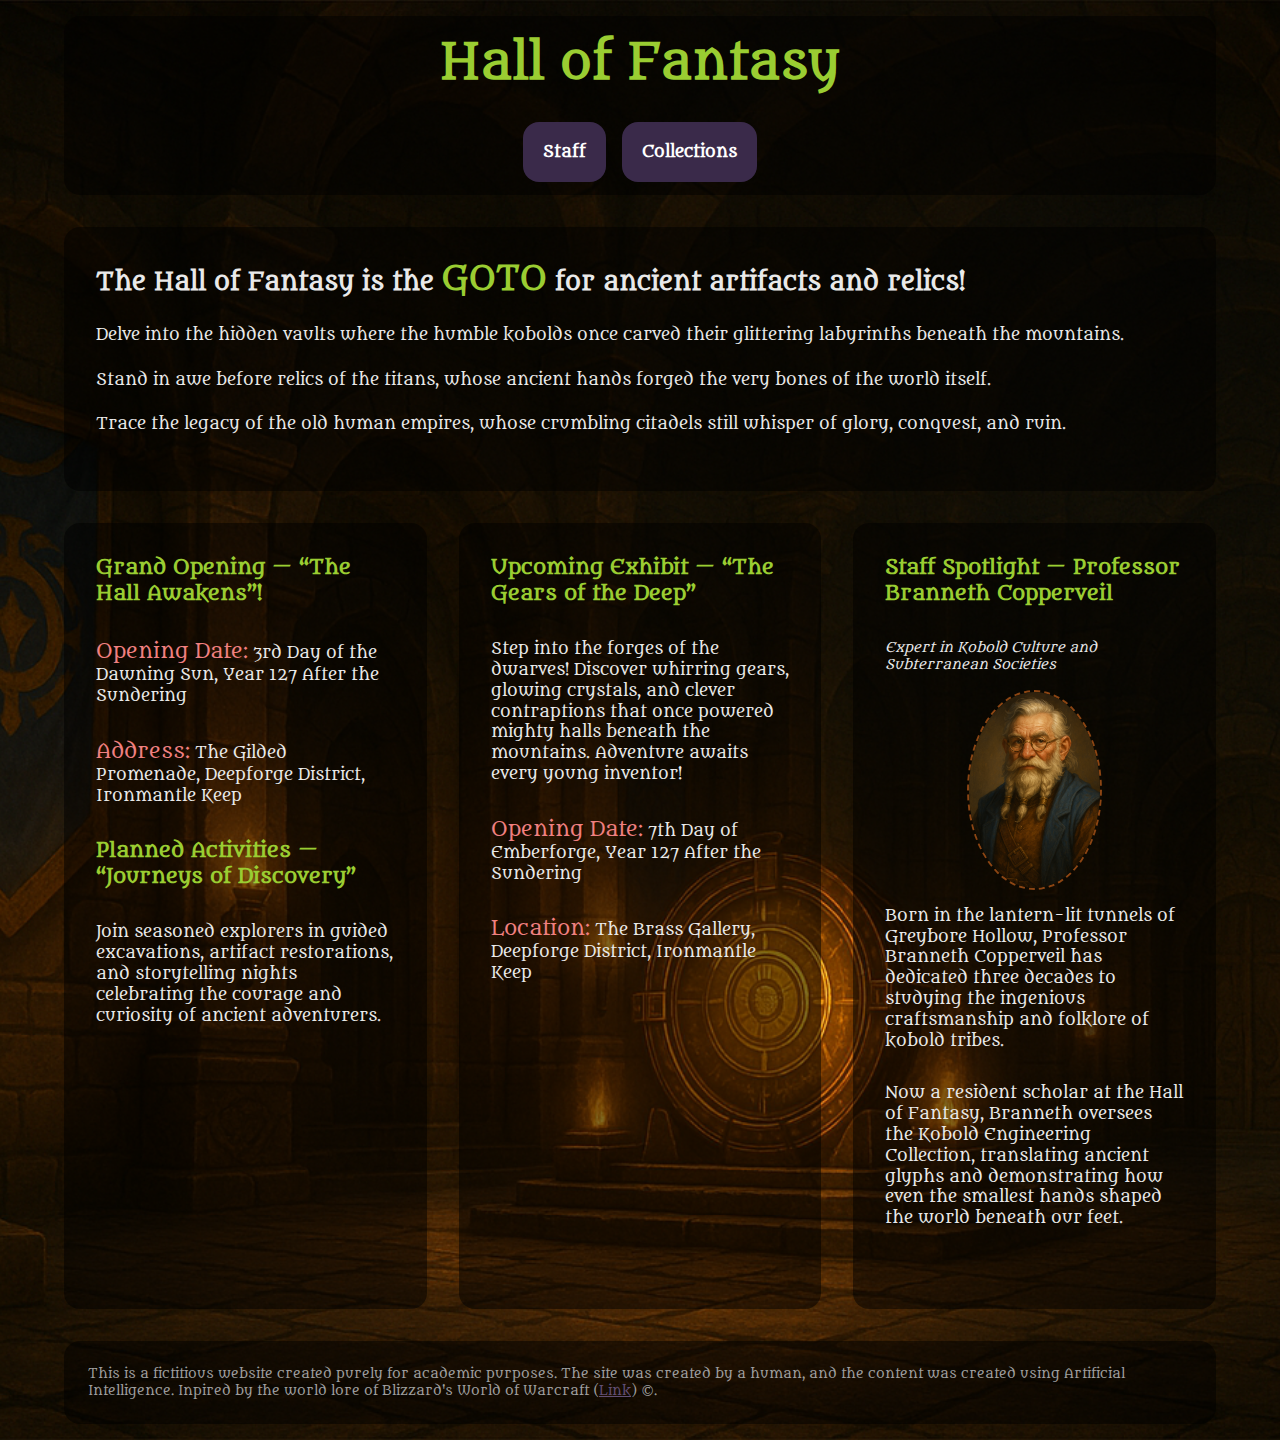
<file: index.html>
<!DOCTYPE html>
<html lang="en">
<head>
	<!-- Required Meta Tags -->
	<meta charset="UTF-8">
	<meta name="viewport" content="width=device-width, initial-scale=1.0">
	<meta name="author" content="Cassie Robertson">
	<meta name="robots" content="noindex, nofollow">

	<!-- CSS -->
	<link rel="stylesheet" href="css/style.css">

	<title>Hall of Fantasy | Home</title>
</head>
<body>
	
	<div class="content">

		<header>
			<nav>
				<h1>Hall of Fantasy</h1>
				<ul>
					<li><a class="btn" href="html/staff.html">Staff</a></li>
					<li><a class="btn" href="html/collections.html">Collections</a></li>
				</ul>
			</nav>
		</header>

		<section id="headline">
			<h2>The Hall of Fantasy is the <span>goto</span> for ancient artifacts and relics!</h2>
			<p>Delve into the hidden vaults where the humble kobolds once carved their glittering labyrinths beneath the mountains.</p>
			<p>Stand in awe before relics of the titans, whose ancient hands forged the very bones of the world itself.</p>
			<p>Trace the legacy of the old human empires, whose crumbling citadels still whisper of glory, conquest, and ruin.</p>
		</section>

		<section id="notifications">

			<div class="notification-panel">
				<div class="notification">
					<h3>Grand Opening — “The Hall Awakens”!</h3>
					<ul>
						<li><span>Opening Date:</span> 3rd Day of the Dawning Sun, Year 127 After the Sundering</li>
						<li><span>Address:</span> The Gilded Promenade, Deepforge District, Ironmantle Keep</li>
					</ul>
				</div>
				<div class="notification">
					<h3>Planned Activities — “Journeys of Discovery”</h3>
					<p>Join seasoned explorers in guided excavations, artifact restorations, and storytelling nights celebrating the courage and curiosity of ancient adventurers.</p>
				</div>
			</div>

			<div class="notification-panel">
				<div class="notification">
					<h3>Upcoming Exhibit — “The Gears of the Deep”</h3>
					<p>Step into the forges of the dwarves! Discover whirring gears, glowing crystals, and clever contraptions that once powered mighty halls beneath the mountains. Adventure awaits every young inventor!</p>
					<ul>
						<li><span>Opening Date:</span> 7th Day of Emberforge, Year 127 After the Sundering</li>
						<li><span>Location:</span> The Brass Gallery, Deepforge District, Ironmantle Keep</li>
					</ul>
				</div>
			</div>

			<div class="notification-panel">
				<div class="notification" id="profile">
					<h3>Staff Spotlight — Professor Branneth Copperveil</h3>
					<small><em>Expert in Kobold Culture and Subterranean Societies</em></small>
					<img src="images/prof-brenneth-copperveil.png" alt="Profile of Professor Branneth Copperveil">
					<p>Born in the lantern-lit tunnels of Greybore Hollow, Professor Branneth Copperveil has dedicated three decades to studying the ingenious craftsmanship and folklore of kobold tribes.</p>
					<p>Now a resident scholar at the Hall of Fantasy, Branneth oversees the Kobold Engineering Collection, translating ancient glyphs and demonstrating how even the smallest hands shaped the world beneath our feet.</p>
				</div>
			</div>

		</section>

		<div id="disclaimer">
			<small>This is a fictitious website created purely for academic purposes. The site was created by a human, and the content was created using Artificial Intelligence. Inpired by the world lore of Blizzard's World of Warcraft (<a href="https://worldofwarcraft.blizzard.com/en-us/">Link</a>) &copy;.</small>
		</div>

	</div>

</body>
</html>
</file>
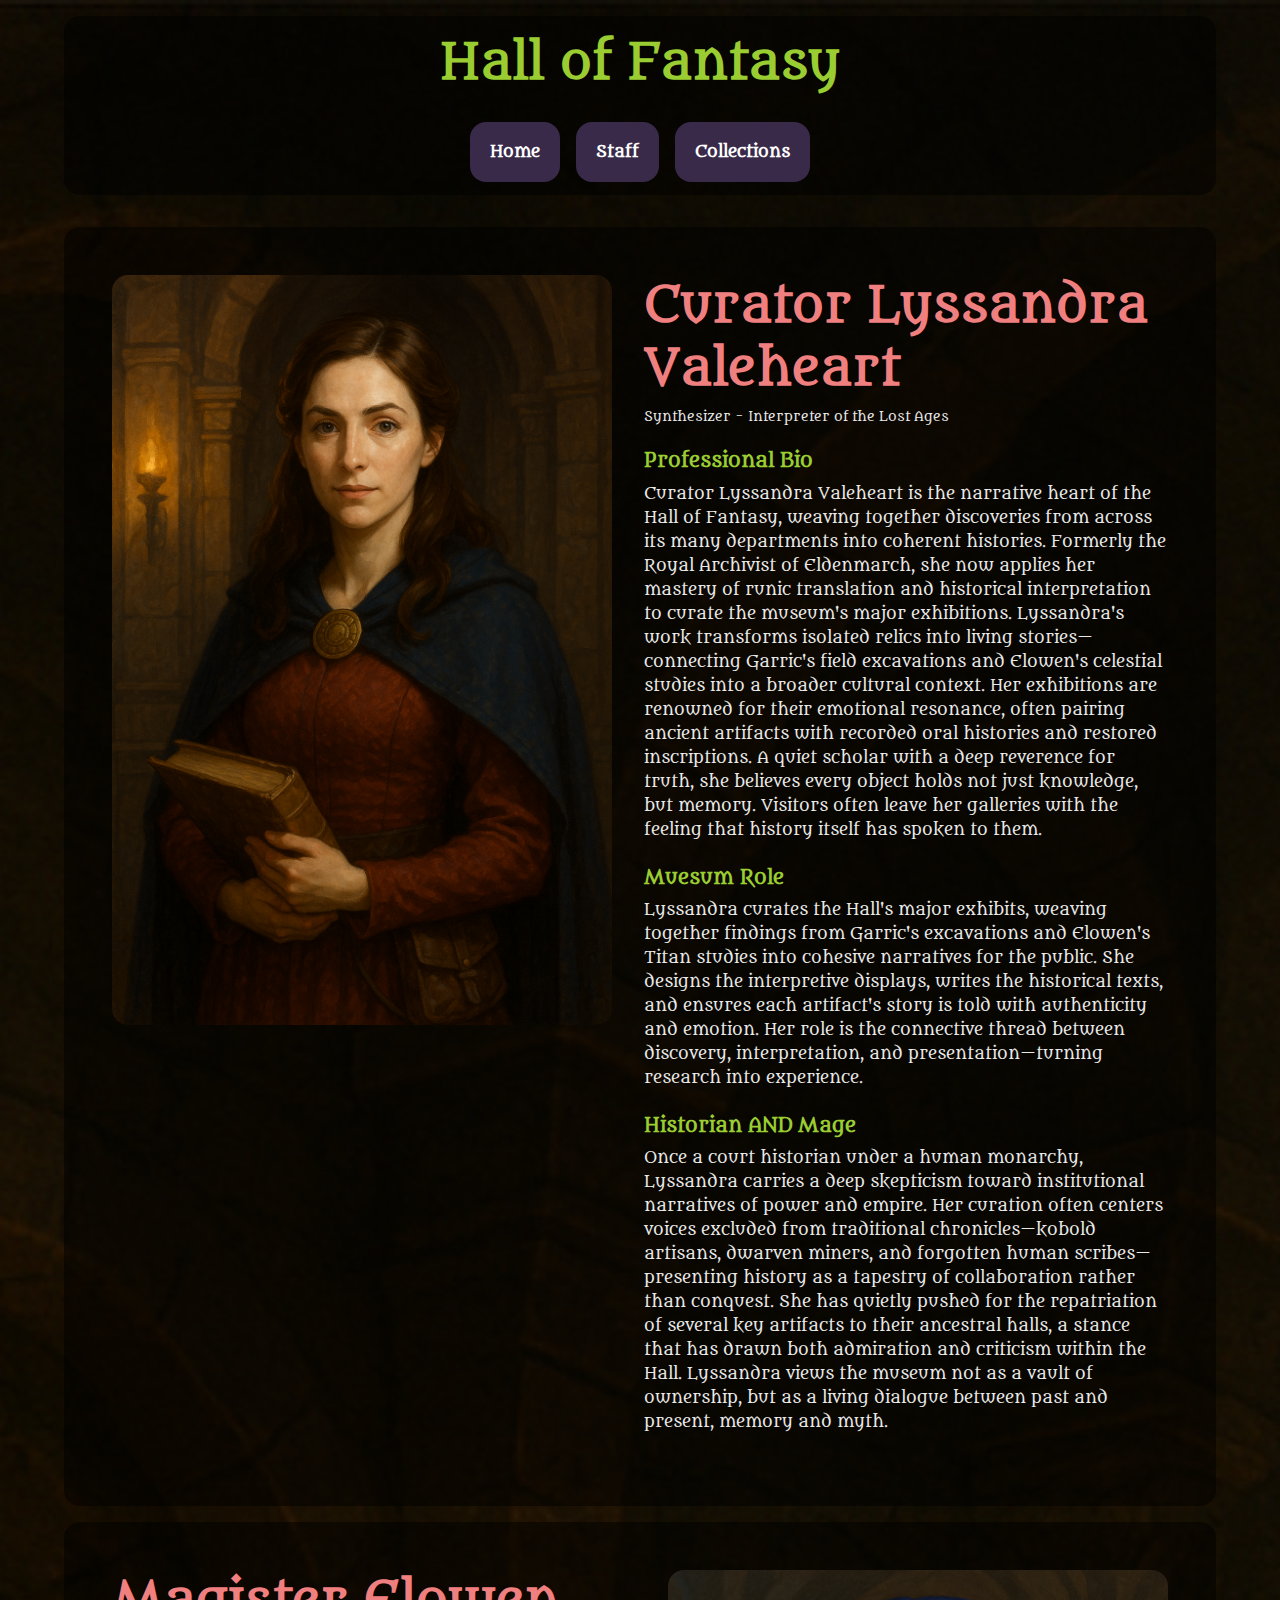
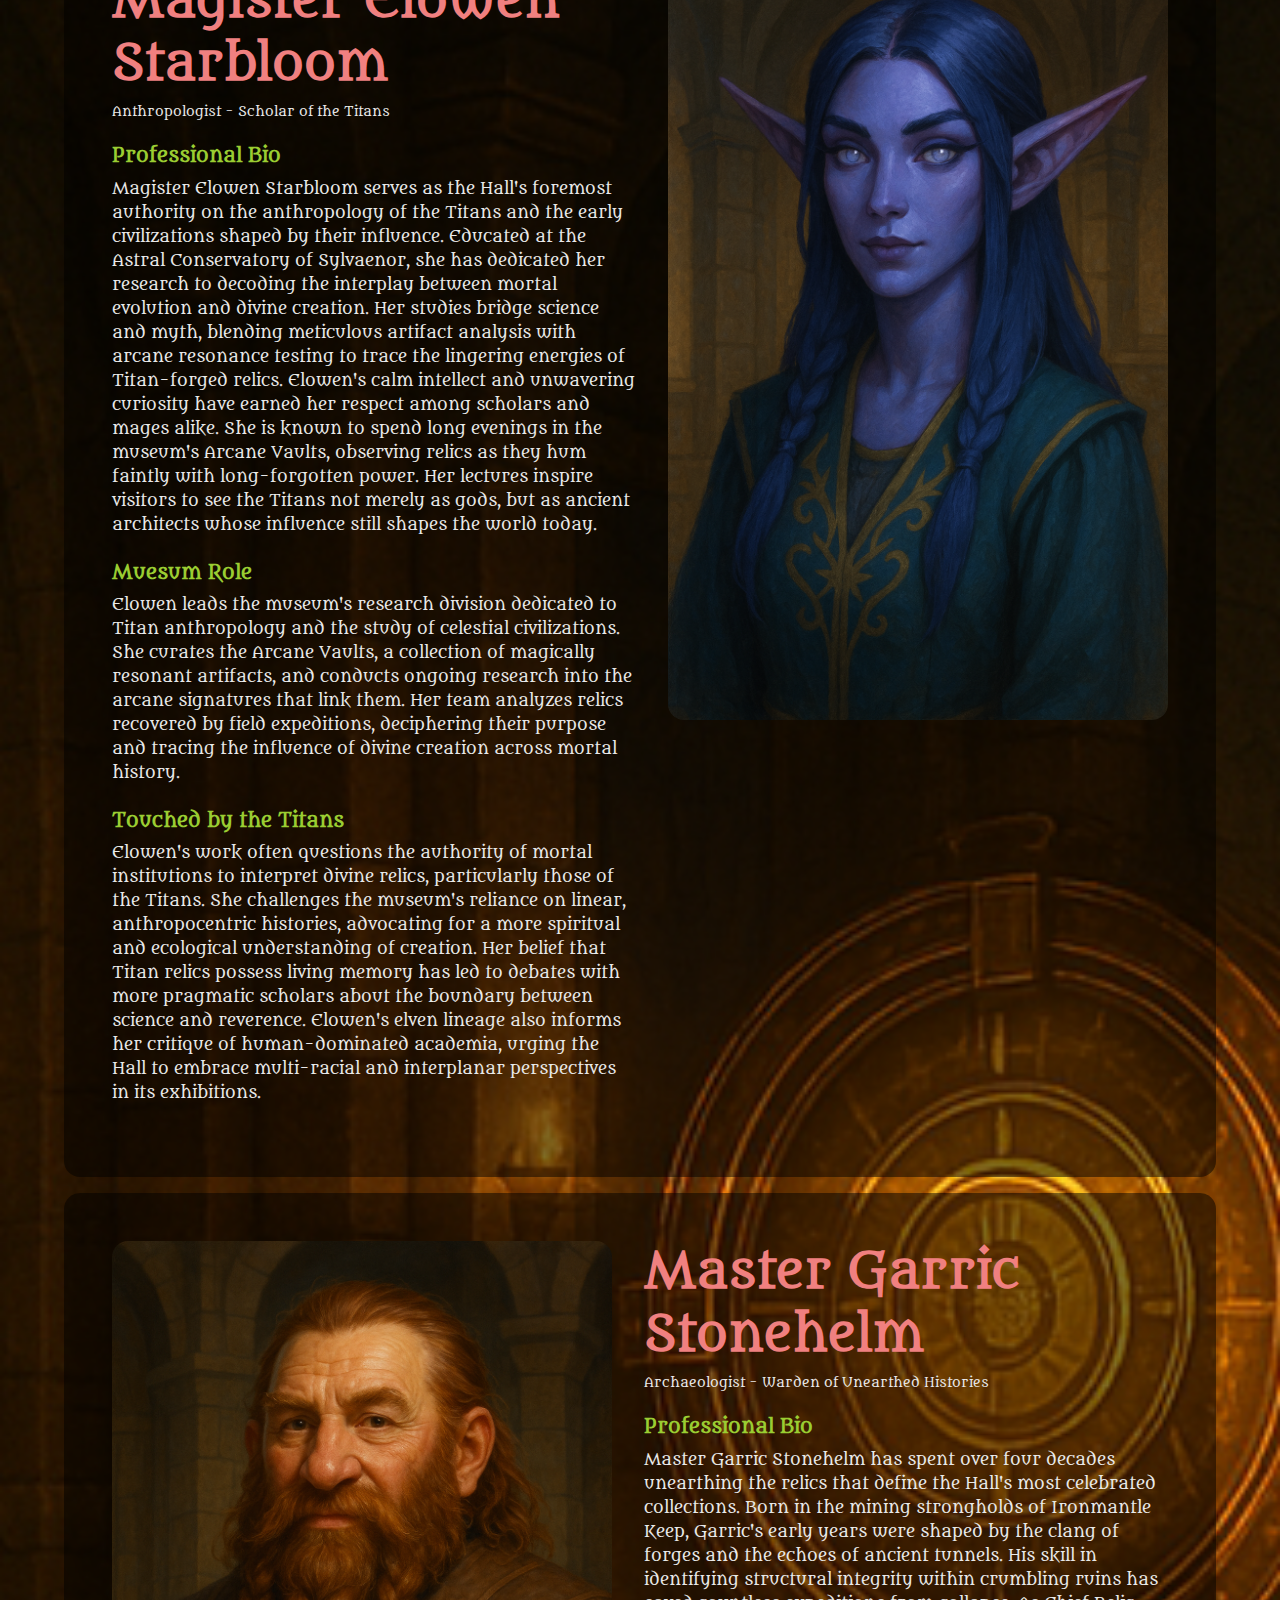
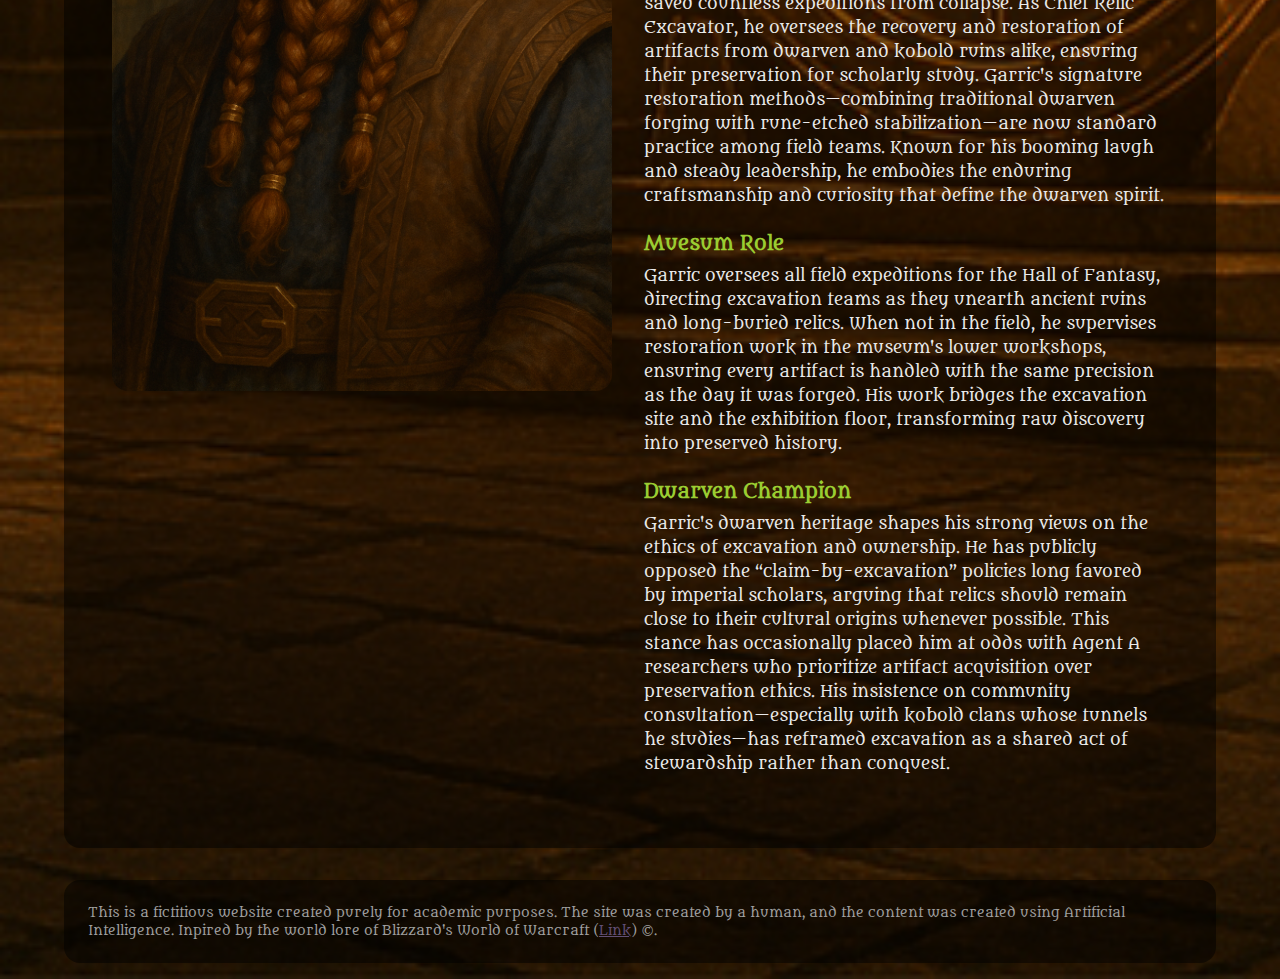
<file: html/staff.html>
<!DOCTYPE html>
<html lang="en">
<head>
	<!-- Required Meta Tags -->
	<meta charset="UTF-8">
	<meta name="viewport" content="width=device-width, initial-scale=1.0">
	<meta name="author" content="Cassie Robertson">
	<meta name="robots" content="noindex, nofollow">

	<!-- CSS -->
	<link rel="stylesheet" href="../css/style.css">

	<title>Hall of Fantasy | Staff</title>
</head>
<body>

	<div class="content">

		<header>
			<nav>
				<h1>Hall of Fantasy</h1>
				<ul>
					<li><a class="btn"  href="../index.html">Home</a></li>
					<li><a class="btn"  href="./staff.html">Staff</a></li>
					<li><a class="btn"  href="./collections.html">Collections</a></li>
				</ul>
			</nav>
		</header>

		<section id="staff">
			<div class="card">
				<div class="profile">
					<img src="../images/prof-lyssandra-valeheart.png" alt="Profile photo of staff member Lyssandra Valeheart.">
					<div class="profile-information">
						<h2>Curator Lyssandra Valeheart</h2>
						<small>Synthesizer - Interpreter of the Lost Ages</small>
						<h3>Professional Bio</h3>
						<p>Curator Lyssandra Valeheart is the narrative heart of the Hall of Fantasy, weaving together discoveries from across its many departments into coherent histories. Formerly the Royal Archivist of Eldenmarch, she now applies her mastery of runic translation and historical interpretation to curate the museum's major exhibitions. Lyssandra's work transforms isolated relics into living stories—connecting Garric's field excavations and Elowen's celestial studies into a broader cultural context. Her exhibitions are renowned for their emotional resonance, often pairing ancient artifacts with recorded oral histories and restored inscriptions. A quiet scholar with a deep reverence for truth, she believes every object holds not just knowledge, but memory. Visitors often leave her galleries with the feeling that history itself has spoken to them.</p>

						<h3>Muesum Role</h3>
						<p>Lyssandra curates the Hall's major exhibits, weaving together findings from Garric's excavations and Elowen's Titan studies into cohesive narratives for the public. She designs the interpretive displays, writes the historical texts, and ensures each artifact's story is told with authenticity and emotion. Her role is the connective thread between discovery, interpretation, and presentation—turning research into experience.</p>

						<h3>Historian AND Mage</h3>
						<p>Once a court historian under a human monarchy, Lyssandra carries a deep skepticism toward institutional narratives of power and empire. Her curation often centers voices excluded from traditional chronicles—kobold artisans, dwarven miners, and forgotten human scribes—presenting history as a tapestry of collaboration rather than conquest. She has quietly pushed for the repatriation of several key artifacts to their ancestral halls, a stance that has drawn both admiration and criticism within the Hall. Lyssandra views the museum not as a vault of ownership, but as a living dialogue between past and present, memory and myth.</p>
					</div>
				</div>
			</div>

			<div class="card card-right">
				<div class="profile">
					<div class="profile-information">
						<h2>Magister Elowen Starbloom</h2>
						<small>Anthropologist - Scholar of the Titans</small>
						<h3>Professional Bio</h3>
						<p>Magister Elowen Starbloom serves as the Hall's foremost authority on the anthropology of the Titans and the early civilizations shaped by their influence. Educated at the Astral Conservatory of Sylvaenor, she has dedicated her research to decoding the interplay between mortal evolution and divine creation. Her studies bridge science and myth, blending meticulous artifact analysis with arcane resonance testing to trace the lingering energies of Titan-forged relics. Elowen's calm intellect and unwavering curiosity have earned her respect among scholars and mages alike. She is known to spend long evenings in the museum's Arcane Vaults, observing relics as they hum faintly with long-forgotten power. Her lectures inspire visitors to see the Titans not merely as gods, but as ancient architects whose influence still shapes the world today.</p>

						<h3>Muesum Role</h3>
						<p>Elowen leads the museum's research division dedicated to Titan anthropology and the study of celestial civilizations. She curates the Arcane Vaults, a collection of magically resonant artifacts, and conducts ongoing research into the arcane signatures that link them. Her team analyzes relics recovered by field expeditions, deciphering their purpose and tracing the influence of divine creation across mortal history.</p>

						<h3>Touched by the Titans</h3>
						<p>Elowen's work often questions the authority of mortal institutions to interpret divine relics, particularly those of the Titans. She challenges the museum's reliance on linear, anthropocentric histories, advocating for a more spiritual and ecological understanding of creation. Her belief that Titan relics possess living memory has led to debates with more pragmatic scholars about the boundary between science and reverence. Elowen's elven lineage also informs her critique of human-dominated academia, urging the Hall to embrace multi-racial and interplanar perspectives in its exhibitions.</p>
					</div>
					<img src="../images/prof-elowen-starbloom.png" alt="Profile photo of staff member Elowen Starbloom.">
				</div>
			</div>

			<div class="card">
				<div class="profile">
					<img src="../images/prof-garric-stonehelm.png" alt="Profile photo of staff member Garric Stonehelm.">
					<div class="profile-information">
						<h2>Master Garric Stonehelm</h2>
						<small>Archaeologist - Warden of Unearthed Histories</small>
						<h3>Professional Bio</h3>
						<p>Master Garric Stonehelm has spent over four decades unearthing the relics that define the Hall's most celebrated collections. Born in the mining strongholds of Ironmantle Keep, Garric's early years were shaped by the clang of forges and the echoes of ancient tunnels. His skill in identifying structural integrity within crumbling ruins has saved countless expeditions from collapse. As Chief Relic Excavator, he oversees the recovery and restoration of artifacts from dwarven and kobold ruins alike, ensuring their preservation for scholarly study. Garric's signature restoration methods—combining traditional dwarven forging with rune-etched stabilization—are now standard practice among field teams. Known for his booming laugh and steady leadership, he embodies the enduring craftsmanship and curiosity that define the dwarven spirit.</p>

						<h3>Muesum Role</h3>
						<p>Garric oversees all field expeditions for the Hall of Fantasy, directing excavation teams as they unearth ancient ruins and long-buried relics. When not in the field, he supervises restoration work in the museum's lower workshops, ensuring every artifact is handled with the same precision as the day it was forged. His work bridges the excavation site and the exhibition floor, transforming raw discovery into preserved history.</p>

						<h3>Dwarven Champion</h3>
						<p>Garric's dwarven heritage shapes his strong views on the ethics of excavation and ownership. He has publicly opposed the “claim-by-excavation” policies long favored by imperial scholars, arguing that relics should remain close to their cultural origins whenever possible. This stance has occasionally placed him at odds with Agent A researchers who prioritize artifact acquisition over preservation ethics. His insistence on community consultation—especially with kobold clans whose tunnels he studies—has reframed excavation as a shared act of stewardship rather than conquest.</p>
					</div>
				</div>
			</div>
		</section>

		<div id="disclaimer">
			<small>This is a fictitious website created purely for academic purposes. The site was created by a human, and the content was created using Artificial Intelligence. Inpired by the world lore of Blizzard's World of Warcraft (<a href="https://worldofwarcraft.blizzard.com/en-us/">Link</a>) &copy;.</small>
		</div>

	</div>

</body>
</html>
</file>
<file: css/style.css>
@import url('https://fonts.googleapis.com/css2?family=Metamorphous&display=swap');

:root {
	--card-bg-color: rgba(0, 0, 0, 0.5);

	--bright-green: #9acd32;
	--dark-green: #658b17;
	--deep-purple: #3A2A4A;
	--lighter-deep-purple: #624f75;
	--very-light-gray: #e9e9e9;
	--slightly-dark-gray: #9e9e9e;
}

* {
	box-sizing: border-box;
	margin: 0;
	padding: 0;
}

body {
	min-height: 100vh;
	background-image: url('../images/hall-of-fantasy-background.png');
	background-size: cover;
	background-position: center center;
	background-repeat: no-repeat;

	font-family: Metamorphous, sans-serif;
	color: var(--very-light-gray);
	line-height: 1.3;
}

.content {
	max-width: 90%;
	margin: 1rem auto;
}

header,
#headline,
#disclaimer {
	background-color: var(--card-bg-color);
	border-radius: 1rem;
}

header,
section {
	margin-bottom: 2rem;
}

header {
	padding: 1rem 1rem 2rem 1rem;
}

header nav {
	display: flex;
	flex-direction: column;
	align-items: center;
	gap: 3rem;
}

header nav h1 {
	color: var(--bright-green);
	font-size: 3rem;
}

header nav ul {
	display: flex;
	list-style-type: none;
}

header nav ul li {
	transition: transform 100ms ease-in-out;
}

header nav ul li:hover {
	transform: scale(1.1);
	transition: transform 100ms ease-in-out;
}

a.btn {
	text-decoration: none;
	background-color: var(--deep-purple);
	color: white;
	font-size: 1rem;
	font-weight: bold;
	padding: 1.25rem;
	border-radius: 1rem;
	margin: 1rem 0.5rem;
}

a.btn:hover {
	background-color: var(--lighter-deep-purple);
}

a.btn:active {
	transform: scale(0.9);
}

#headline {
	padding: 2rem;
}

#headline span {
	color: var(--bright-green);
	text-transform: uppercase;
	font-size: 2rem;
}

#headline h2 {
	font-size: 1.5rem;
}

#headline h2,
#headline p {
	margin-bottom: 1.5rem;
}

#notifications {
	display: flex;
	justify-content: center;
	gap: 2rem;
}

#notifications .notification-panel {
	margin: 0 auto;
	background-color: var(--card-bg-color);
	border-radius: 1rem;
	width: 100%;
	padding: 2rem;
}

.notification {
	margin-bottom: 1rem;
}

#profile {
	display: flex;
	flex-direction: column;
	align-items: center;
}

.notification ul li,
.notification p {
	margin-bottom: 2rem;
}

.notification ul li span {
	font-size: 1.25rem;
	color: lightcoral;
}

.notification ul li {
	list-style-type: none;
}

#notifications div h3 {
	color: var(--bright-green);
	margin-bottom: 2rem;
	font-size: 1.25rem;
	font-weight: bold;
}

#notifications div small,
#notifications div img {
	margin-bottom: 1rem;
}

.notification img {
	max-width: 200px;
	max-height: 200px;
	border-radius: 50%;
	border: 2px dashed saddlebrown;
}

#disclaimer {
	padding: 1.5rem;
}

#disclaimer small {
	display: block;
	margin: 0 auto;
	color: var(--slightly-dark-gray);
}

#disclaimer a {
	color: var(--lighter-deep-purple);
}

/* Staff Page */
#staff {
	display: flex;
	flex-direction: column;
	gap: 1rem;
}

.card {
	background-color: var(--card-bg-color);
	padding: 3rem;
	border-radius: 1rem;
}

.card .profile {
	display: flex;
	gap: 2rem;
}

.card .profile h2 {
	color: lightcoral;
}

.card .profile img {
	border-radius: 1rem;
	min-height: 200px;
	max-height: 750px;
}

.profile-information {
	display: flex;
	flex-direction: column;
	justify-content: flex-start;
}

.profile-information h2 {
	font-size: 3rem;
	margin-bottom: 0.5rem;
}

.profile-information small {
	margin-bottom: 1.5rem;
}

.profile-information h3 {
	color: var(--bright-green);
	margin-bottom: 0.5rem;
}

.profile-information p {
	line-height: 1.5;
	margin-bottom: 1.5rem;
}

/* Collections Page */
#sub-nav {
	padding: 2rem;
	border-radius: 1rem;
}

#sub-nav nav ul {
	display: flex;
	gap: 2rem;
	list-style-type: none;
	justify-content: center;
}
</file>
